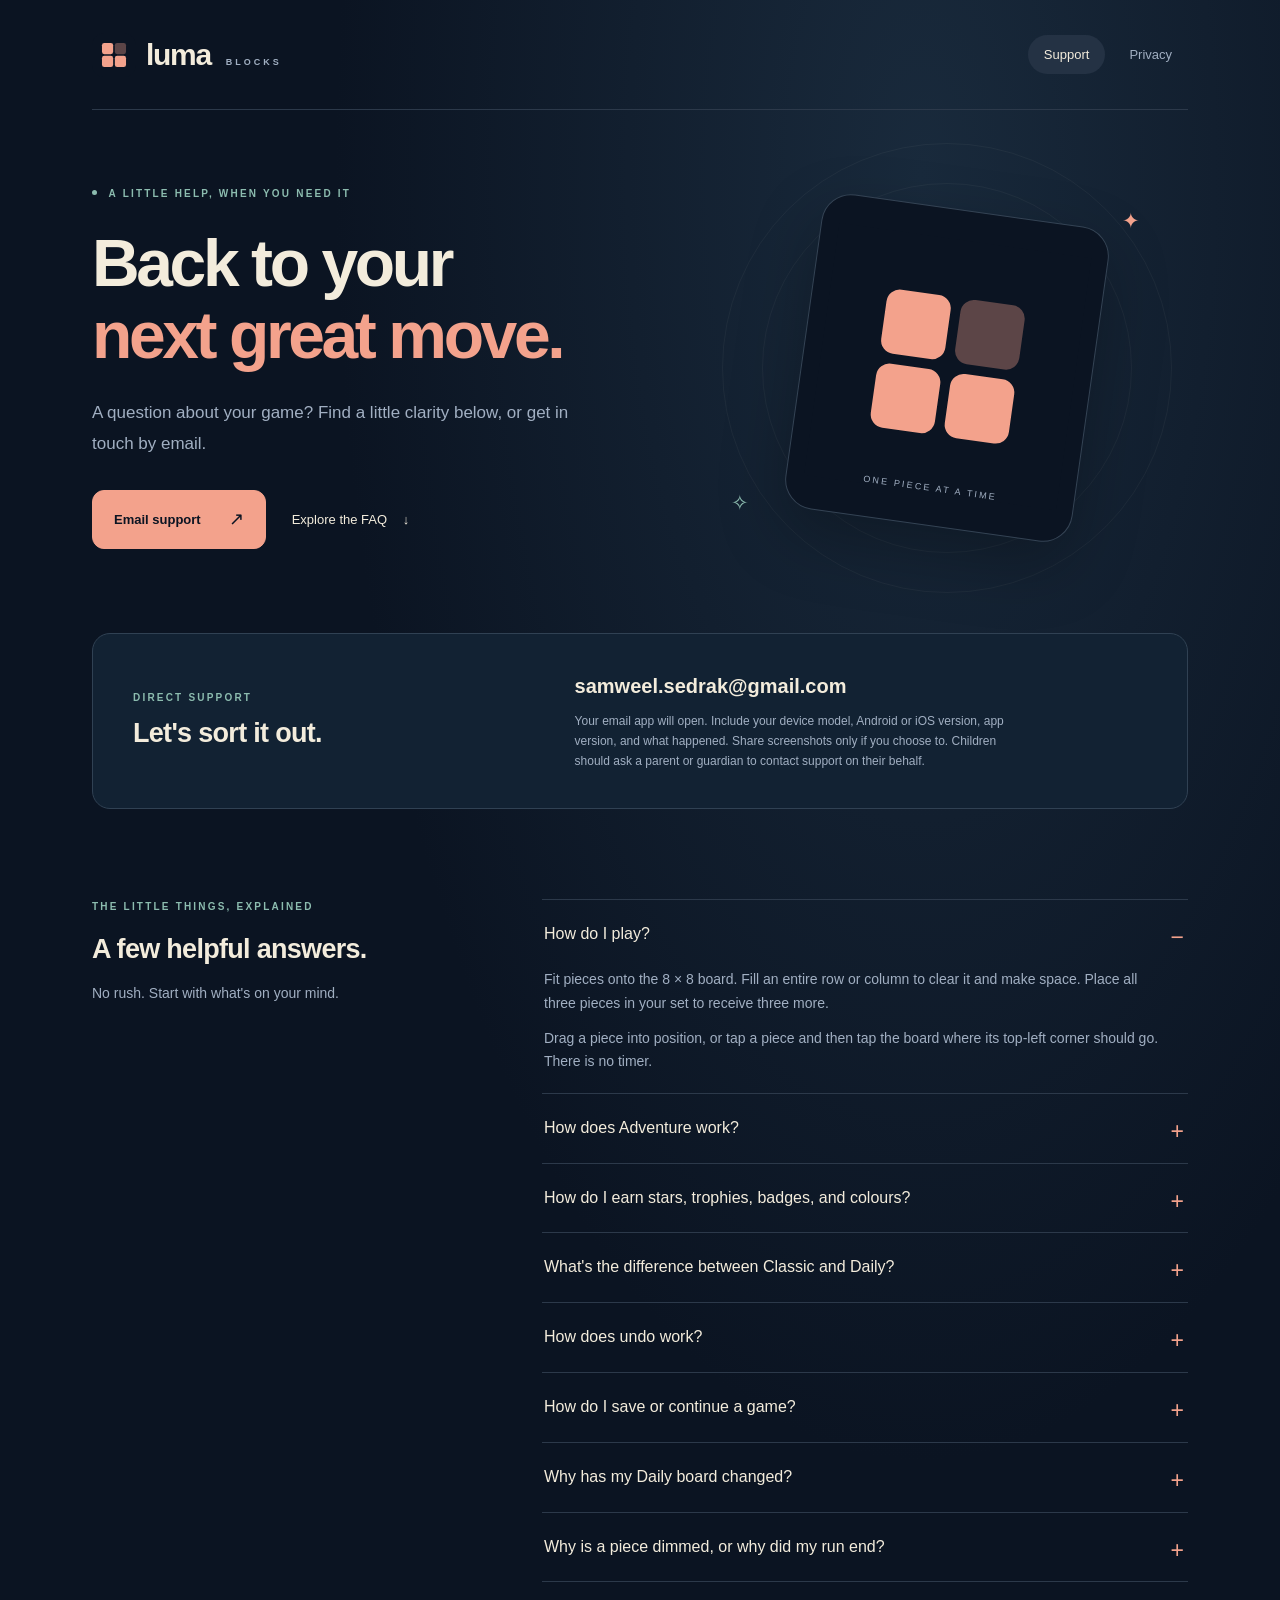
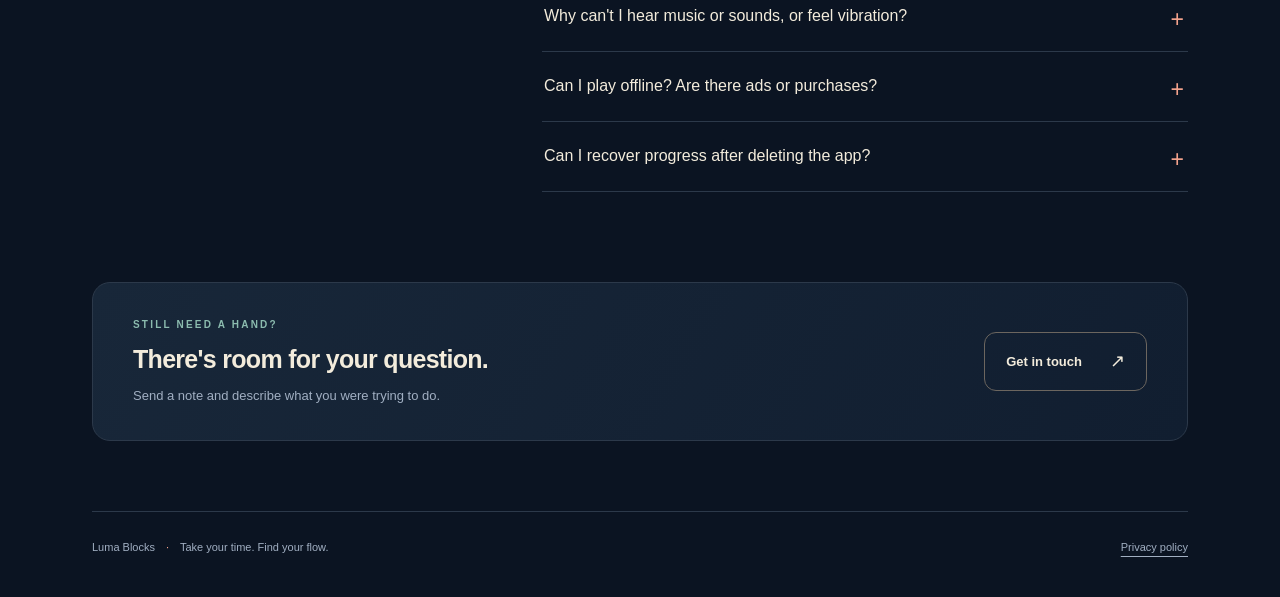
<file: index.html>
<!doctype html>
<html lang="en">
<head>
  <meta charset="utf-8">
  <meta name="viewport" content="width=device-width, initial-scale=1">
  <meta name="description" content="Help with Luma Blocks: Adventure levels, Daily puzzles, stars, saved progress, music, and support contact information.">
  <meta name="theme-color" content="#0b1422">
  <meta name="referrer" content="no-referrer">
  <meta http-equiv="Content-Security-Policy" content="default-src 'none'; style-src 'self'; img-src 'self'; base-uri 'none'; form-action 'none'">
  <title>Support · Luma Blocks</title>
  <link rel="icon" href="brand.svg" type="image/svg+xml">
  <link rel="stylesheet" href="styles.css">
</head>
<body>
  <a class="skip-link" href="#main">Skip to content</a>
  <div class="shell">
    <header class="site-header">
      <a class="brand" href="index.html" aria-label="Luma Blocks support home">
        <img src="brand.svg" width="44" height="44" alt="">
        <span class="wordmark">luma <span>BLOCKS</span></span>
      </a>
      <nav aria-label="Main navigation">
        <a href="index.html" aria-current="page">Support</a>
        <a href="privacy.html">Privacy</a>
      </nav>
    </header>
    <main id="main">
      <section class="hero" aria-labelledby="support-title">
        <div class="hero-copy">
          <p class="eyebrow"><span class="status-dot"></span> A LITTLE HELP, WHEN YOU NEED IT</p>
          <h1 id="support-title">Back to your<br><em>next great move.</em></h1>
          <p class="lead">A question about your game? Find a little clarity below, or get in touch by email.</p>
          <div class="actions">
            <a class="button" href="mailto:samweel.sedrak@gmail.com?subject=Luma%20Blocks%20support">Email support <span aria-hidden="true">↗</span></a>
            <a class="text-link" href="#questions">Explore the FAQ <span aria-hidden="true">↓</span></a>
          </div>
        </div>
        <div class="hero-art" aria-hidden="true">
          <div class="orbit orbit-one"></div><div class="orbit orbit-two"></div>
          <div class="art-card"><img src="brand.svg" width="270" height="270" alt=""><span>ONE PIECE AT A TIME</span></div>
          <span class="spark spark-one">✦</span><span class="spark spark-two">✧</span>
        </div>
      </section>
      <section class="contact-strip" aria-labelledby="contact-title">
        <div><p class="eyebrow">DIRECT SUPPORT</p><h2 id="contact-title">Let's sort it out.</h2></div>
        <div class="contact-details"><a class="email" href="mailto:samweel.sedrak@gmail.com?subject=Luma%20Blocks%20support">samweel.sedrak@gmail.com</a><p>Your email app will open. Include your device model, Android or iOS version, app version, and what happened. Share screenshots only if you choose to. Children should ask a parent or guardian to contact support on their behalf.</p></div>
      </section>
      <section class="faq-section" id="questions" aria-labelledby="faq-title">
        <div class="section-heading"><p class="eyebrow">THE LITTLE THINGS, EXPLAINED</p><h2 id="faq-title">A few helpful answers.</h2><p>No rush. Start with what's on your mind.</p></div>
        <div class="faq-list">
          <details open><summary>How do I play?</summary><div class="answer"><p>Fit pieces onto the 8 × 8 board. Fill an entire row or column to clear it and make space. Place all three pieces in your set to receive three more.</p><p>Drag a piece into position, or tap a piece and then tap the board where its top-left corner should go. There is no timer.</p></div></details>
          <details><summary>How does Adventure work?</summary><div class="answer"><p>Adventure has 1,000 levels across 65 chapters. Open its illustrated map from the home screen and choose your current level. Reach both its score and line goals to finish and unlock the next stop. Completed levels can be replayed.</p><p>Use the chapter selector to search by chapter name or an exact chapter number from 1 to 65. You can preview later chapters, but their levels stay locked until you complete the earlier levels. <strong>Current level</strong> brings you back to your next unfinished stop.</p></div></details>
          <details><summary>How do I earn stars, trophies, badges, and colours?</summary><div class="answer"><p>An Adventure level awards three stars if you finish within its displayed move target, two within 1.5 times that target (rounded up to the next whole move), or one for completing it. There is no timer or hard move limit. Replaying can improve a level's saved stars; it does not add another copy of the same reward. Up to 3,000 stars are available.</p><p>Complete every level in a chapter to earn its trophy. Clear eight lines in Daily ritual to earn one badge for that local date. In <strong>Your collection</strong>, Lagoon block colours unlock at 12 total Adventure stars and Sunrise at 30. Choosing a colour does not spend your stars.</p></div></details>
          <details><summary>What's the difference between Classic and Daily?</summary><div class="answer"><p>Classic is a personal high-score challenge with a fresh opening each time you start. Daily ritual begins with the same pieces for the same local date. Your placements affect which pieces follow, so different choices can produce different runs.</p><p>Daily scores are personal records on your device. There is no global leaderboard or multiplayer competition.</p></div></details>
          <details><summary>How does undo work?</summary><div class="answer"><p>You can undo your latest move once per set of three pieces. That restores the board, score, and piece. After you use the undo, finish that set before another undo becomes available in the next set.</p><p>An invalid placement does not use your undo. Leaving and reopening the game does not reset the allowance.</p></div></details>
          <details><summary>How do I save or continue a game?</summary><div class="answer"><p>Your current run, earned rewards, preferences, and personal bests save locally. Use the back arrow to return home, then choose <strong>Continue</strong> to resume an eligible run.</p><p>The app keeps one current run. Starting a fresh board replaces it after confirmation when applicable and keeps your earned progress. An old Daily run is replaced when the local date changes. Install an update over your existing app to keep its local records; deleting the app first removes those records.</p></div></details>
          <details><summary>Why has my Daily board changed?</summary><div class="answer"><p>Daily follows your device's local date. A new day brings a new opening, and an unfinished board from a previous day expires. Changing your device date or time zone can also change which day the game uses.</p></div></details>
          <details><summary>Why is a piece dimmed, or why did my run end?</summary><div class="answer"><p>A dimmed piece does not currently fit. Another piece may still fit and clear room for it. A run ends when none of the remaining pieces can be placed. If an undo is available, you can take back the last move. Adventure also finishes successfully as soon as both level goals are reached.</p></div></details>
          <details><summary>Why can't I hear music or sounds, or feel vibration?</summary><div class="answer"><p>Check <strong>Background music</strong>, <strong>Soft sounds</strong>, and <strong>Gentle vibration</strong> in Settings, along with your device volume. Music and sound effects have separate switches. Evening Glow plays during gameplay and pauses when you return home or leave the app.</p><p>On iPhone, game audio respects silent mode. Vibration is available only on supported hardware. The music and effects are included with the app and do not need an internet connection.</p></div></details>
          <details><summary>Can I play offline? Are there ads or purchases?</summary><div class="answer"><p>The installed game can be played offline. You do not need an account. All included gameplay is available without ads, subscriptions, or in-app purchases. Adventure levels and colour styles unlock through play.</p></div></details>
          <details><summary>Can I recover progress after deleting the app?</summary><div class="answer"><p>Luma Blocks has no account-based save service. Deleting the installed app or clearing its storage on Android removes its local data; offloading an app on iPhone or iPad may keep its data. Your operating system may include app data in a device backup and may restore it later, depending on your settings.</p><p>Support cannot retrieve a saved board from a Luma Blocks server. See the <a href="privacy.html#your-choices">privacy policy</a> for more about local data and backups.</p></div></details>
        </div>
      </section>
      <aside class="closing-card"><div><p class="eyebrow">STILL NEED A HAND?</p><h2>There's room for your question.</h2><p>Send a note and describe what you were trying to do.</p></div><a class="button button-outline" href="mailto:samweel.sedrak@gmail.com?subject=Luma%20Blocks%20support">Get in touch <span aria-hidden="true">↗</span></a></aside>
    </main>
    <footer class="site-footer"><p>Luma Blocks <span>·</span> Take your time. Find your flow.</p><a href="privacy.html">Privacy policy</a></footer>
  </div>
</body>
</html>
</file>
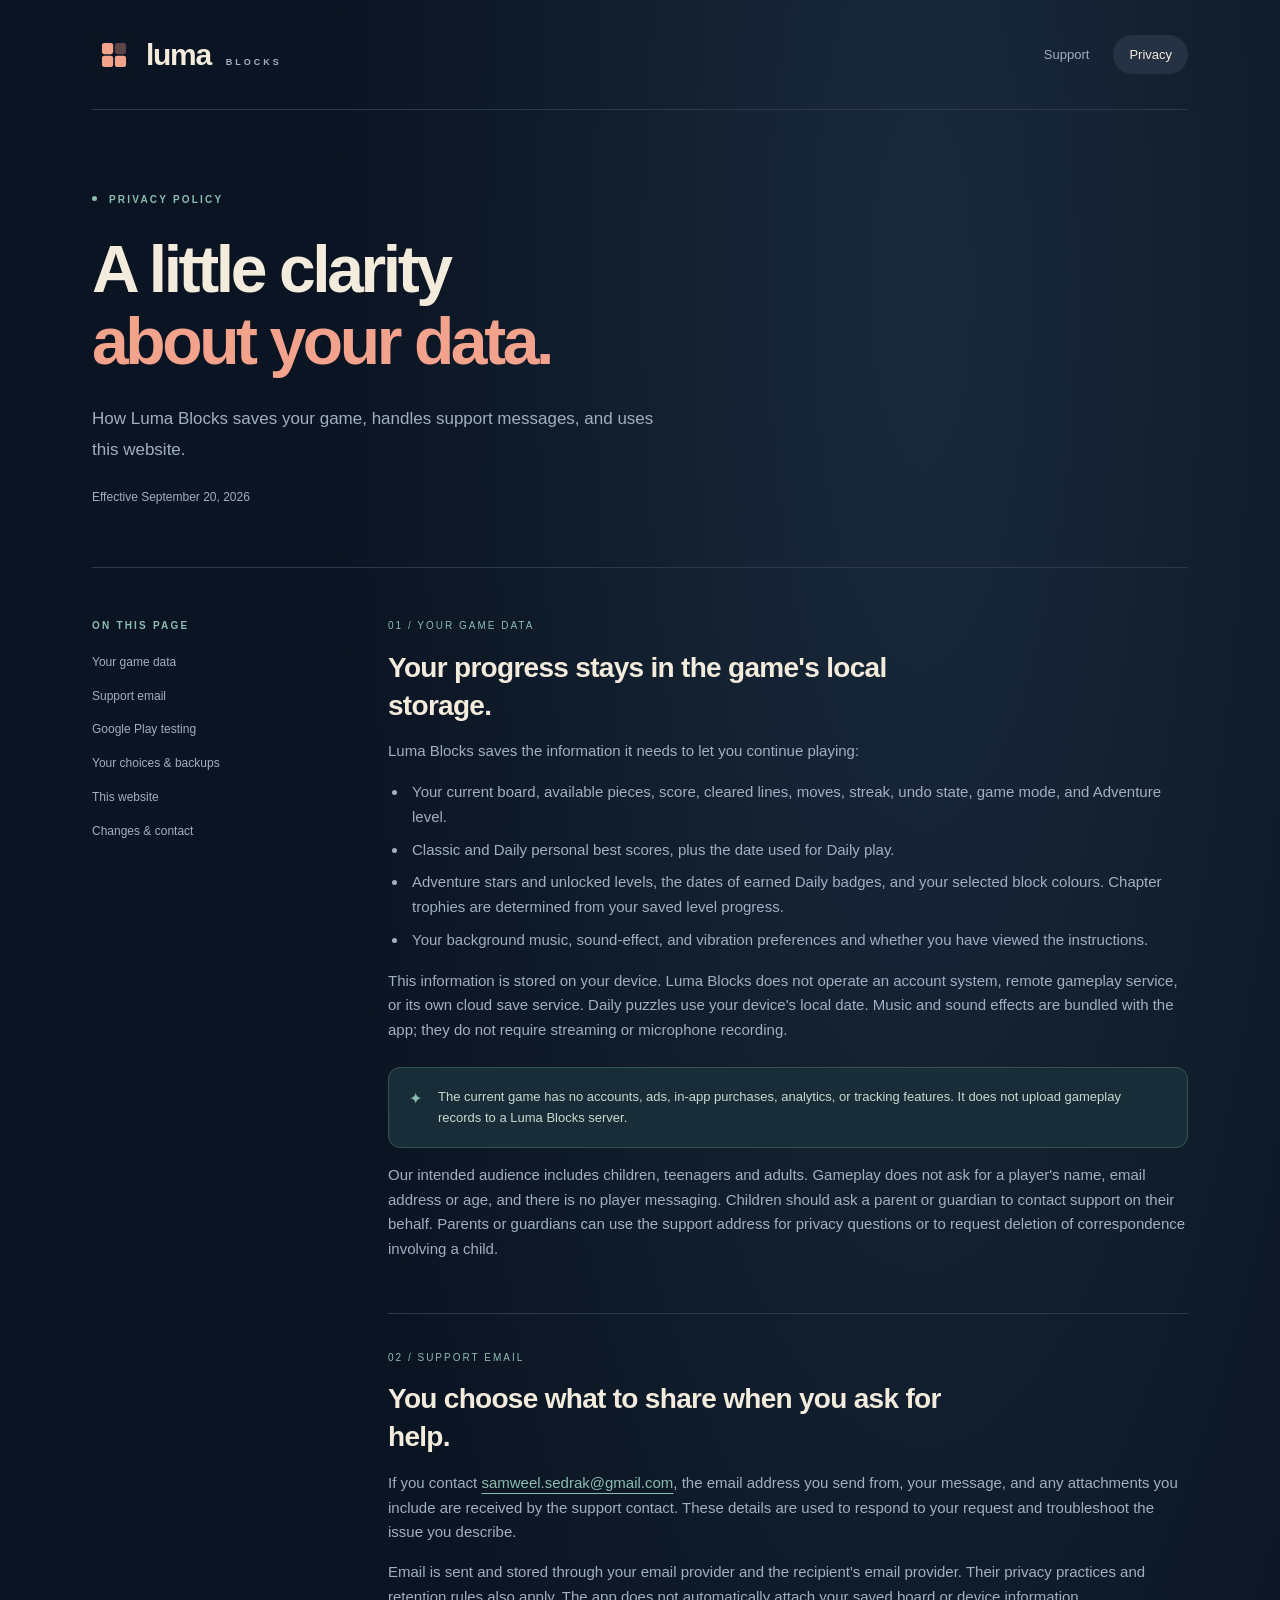
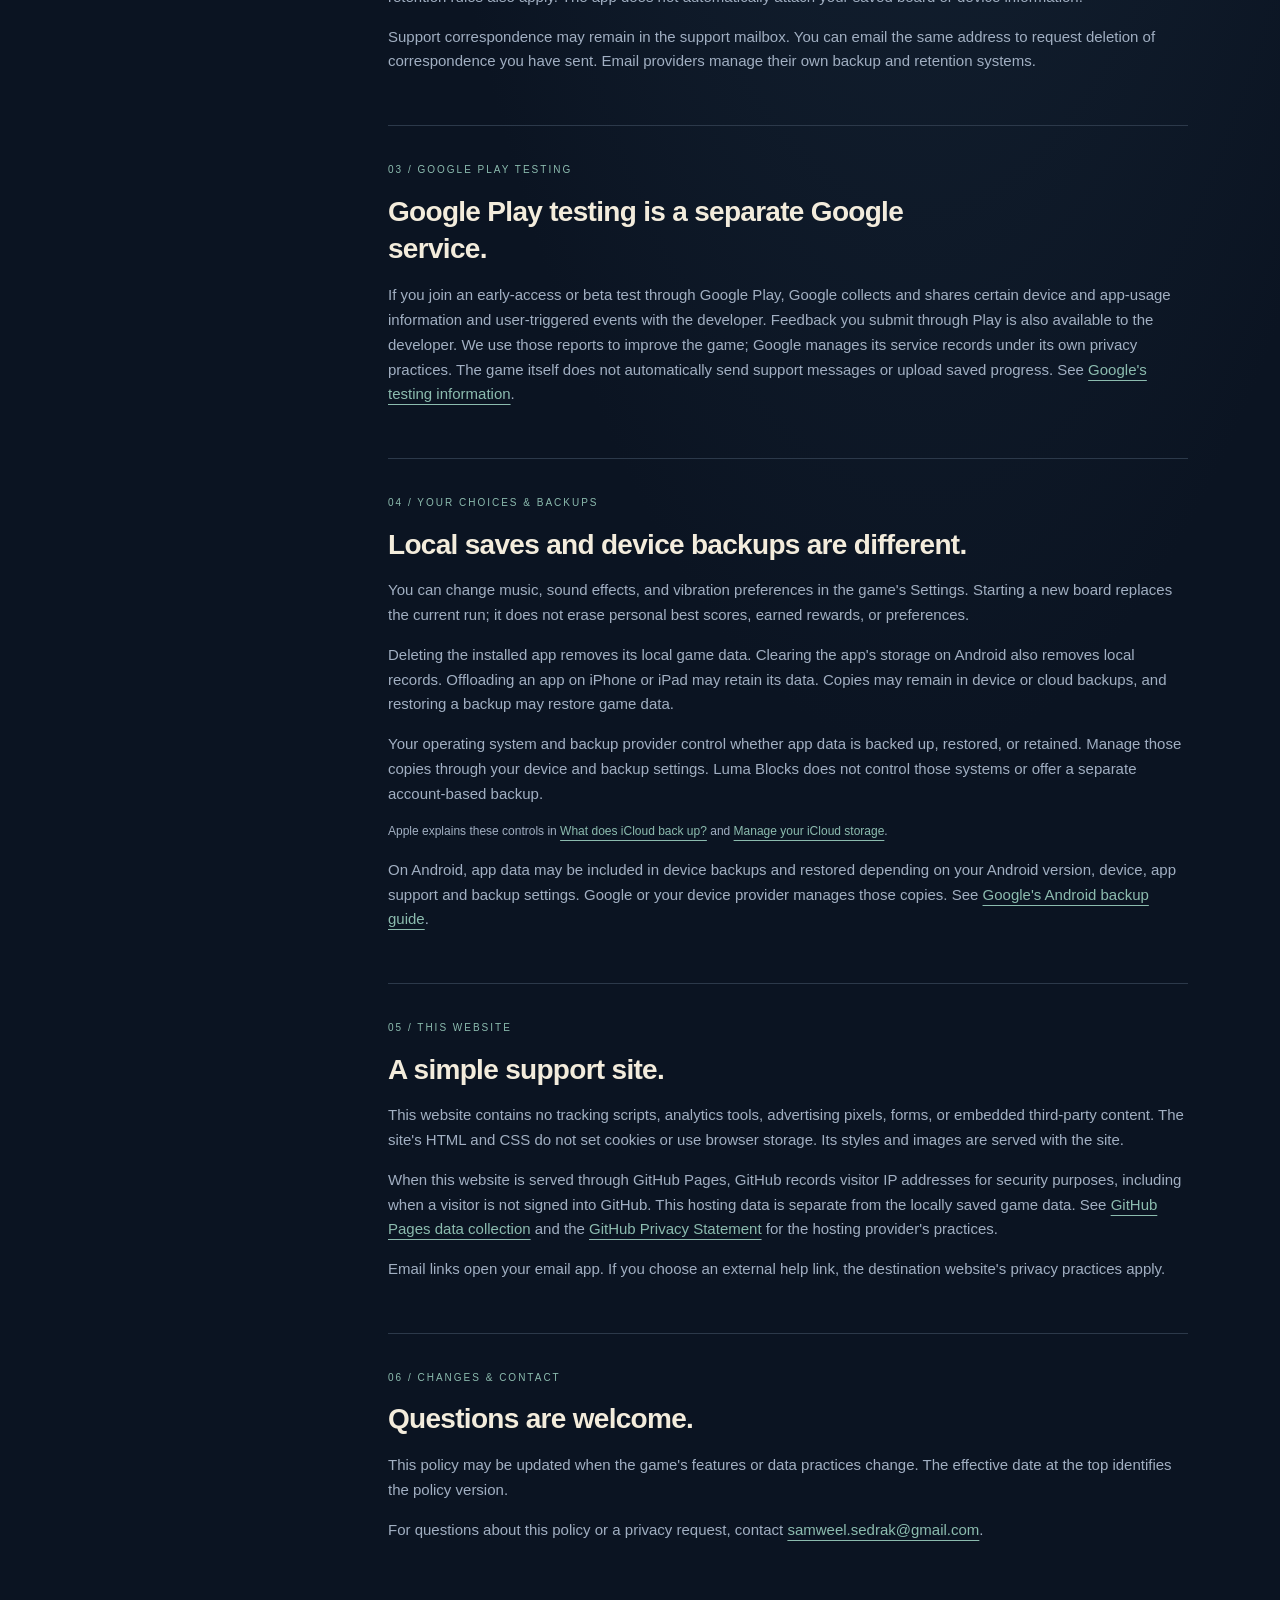
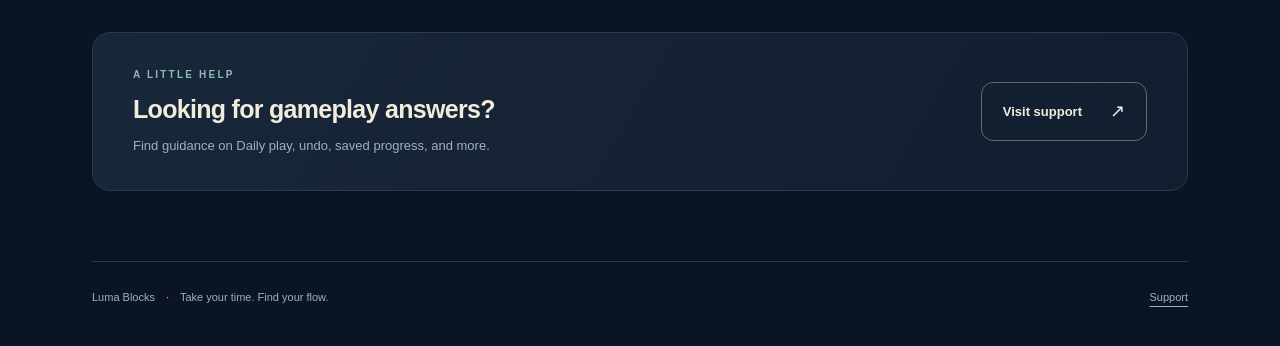
<file: privacy.html>
<!doctype html>
<html lang="en">
<head>
  <meta charset="utf-8">
  <meta name="viewport" content="width=device-width, initial-scale=1">
  <meta name="description" content="Luma Blocks privacy policy: local game data, family support, optional email, Google Play testing, device backups, and this support website.">
  <meta name="theme-color" content="#0b1422">
  <meta name="referrer" content="no-referrer">
  <meta http-equiv="Content-Security-Policy" content="default-src 'none'; style-src 'self'; img-src 'self'; base-uri 'none'; form-action 'none'">
  <title>Privacy policy · Luma Blocks</title>
  <link rel="icon" href="brand.svg" type="image/svg+xml">
  <link rel="stylesheet" href="styles.css">
</head>
<body>
  <a class="skip-link" href="#main">Skip to content</a>
  <div class="shell">
    <header class="site-header">
      <a class="brand" href="index.html" aria-label="Luma Blocks support home"><img src="brand.svg" width="44" height="44" alt=""><span class="wordmark">luma <span>BLOCKS</span></span></a>
      <nav aria-label="Main navigation"><a href="index.html">Support</a><a href="privacy.html" aria-current="page">Privacy</a></nav>
    </header>
    <main id="main">
      <section class="privacy-hero" aria-labelledby="privacy-title"><p class="eyebrow"><span class="status-dot"></span> PRIVACY POLICY</p><h1 id="privacy-title">A little clarity<br><em>about your data.</em></h1><p class="lead">How Luma Blocks saves your game, handles support messages, and uses this website.</p><p class="effective-date">Effective September 20, 2026</p></section>
      <div class="privacy-layout">
        <aside class="policy-nav" aria-label="On this page"><p class="eyebrow">ON THIS PAGE</p><a href="#game-data">Your game data</a><a href="#support-email">Support email</a><a href="#google-play-testing">Google Play testing</a><a href="#your-choices">Your choices &amp; backups</a><a href="#website">This website</a><a href="#changes">Changes &amp; contact</a></aside>
        <article class="policy-body">
          <section id="game-data"><p class="section-number">01 / YOUR GAME DATA</p><h2>Your progress stays in the game's local storage.</h2><p>Luma Blocks saves the information it needs to let you continue playing:</p><ul><li>Your current board, available pieces, score, cleared lines, moves, streak, undo state, game mode, and Adventure level.</li><li>Classic and Daily personal best scores, plus the date used for Daily play.</li><li>Adventure stars and unlocked levels, the dates of earned Daily badges, and your selected block colours. Chapter trophies are determined from your saved level progress.</li><li>Your background music, sound-effect, and vibration preferences and whether you have viewed the instructions.</li></ul><p>This information is stored on your device. Luma Blocks does not operate an account system, remote gameplay service, or its own cloud save service. Daily puzzles use your device's local date. Music and sound effects are bundled with the app; they do not require streaming or microphone recording.</p><div class="policy-note"><span aria-hidden="true">✦</span><p>The current game has no accounts, ads, in-app purchases, analytics, or tracking features. It does not upload gameplay records to a Luma Blocks server.</p></div><p>Our intended audience includes children, teenagers and adults. Gameplay does not ask for a player's name, email address or age, and there is no player messaging. Children should ask a parent or guardian to contact support on their behalf. Parents or guardians can use the support address for privacy questions or to request deletion of correspondence involving a child.</p></section>
          <section id="support-email"><p class="section-number">02 / SUPPORT EMAIL</p><h2>You choose what to share when you ask for help.</h2><p>If you contact <a class="email-inline" href="mailto:samweel.sedrak@gmail.com?subject=Luma%20Blocks%20privacy">samweel.sedrak@gmail.com</a>, the email address you send from, your message, and any attachments you include are received by the support contact. These details are used to respond to your request and troubleshoot the issue you describe.</p><p>Email is sent and stored through your email provider and the recipient's email provider. Their privacy practices and retention rules also apply. The app does not automatically attach your saved board or device information.</p><p>Support correspondence may remain in the support mailbox. You can email the same address to request deletion of correspondence you have sent. Email providers manage their own backup and retention systems.</p></section>
          <section id="google-play-testing"><p class="section-number">03 / GOOGLE PLAY TESTING</p><h2>Google Play testing is a separate Google service.</h2><p>If you join an early-access or beta test through Google Play, Google collects and shares certain device and app-usage information and user-triggered events with the developer. Feedback you submit through Play is also available to the developer. We use those reports to improve the game; Google manages its service records under its own privacy practices. The game itself does not automatically send support messages or upload saved progress. See <a href="https://support.google.com/googleplay/answer/7003180?hl=en" rel="noreferrer">Google's testing information</a>.</p></section>
          <section id="your-choices"><p class="section-number">04 / YOUR CHOICES &amp; BACKUPS</p><h2>Local saves and device backups are different.</h2><p>You can change music, sound effects, and vibration preferences in the game's Settings. Starting a new board replaces the current run; it does not erase personal best scores, earned rewards, or preferences.</p><p>Deleting the installed app removes its local game data. Clearing the app's storage on Android also removes local records. Offloading an app on iPhone or iPad may retain its data. Copies may remain in device or cloud backups, and restoring a backup may restore game data.</p><p>Your operating system and backup provider control whether app data is backed up, restored, or retained. Manage those copies through your device and backup settings. Luma Blocks does not control those systems or offer a separate account-based backup.</p><p class="source-link">Apple explains these controls in <a href="https://support.apple.com/en-us/108770" rel="noreferrer">What does iCloud back up?</a> and <a href="https://support.apple.com/en-us/108922" rel="noreferrer">Manage your iCloud storage</a>.</p><p>On Android, app data may be included in device backups and restored depending on your Android version, device, app support and backup settings. Google or your device provider manages those copies. See <a href="https://support.google.com/android/answer/2819582?hl=en" rel="noreferrer">Google's Android backup guide</a>.</p></section>
          <section id="website"><p class="section-number">05 / THIS WEBSITE</p><h2>A simple support site.</h2><p>This website contains no tracking scripts, analytics tools, advertising pixels, forms, or embedded third-party content. The site's HTML and CSS do not set cookies or use browser storage. Its styles and images are served with the site.</p><p>When this website is served through GitHub Pages, GitHub records visitor IP addresses for security purposes, including when a visitor is not signed into GitHub. This hosting data is separate from the locally saved game data. See <a href="https://docs.github.com/en/pages/getting-started-with-github-pages/what-is-github-pages#data-collection" rel="noreferrer">GitHub Pages data collection</a> and the <a href="https://docs.github.com/en/site-policy/privacy-policies/github-general-privacy-statement" rel="noreferrer">GitHub Privacy Statement</a> for the hosting provider's practices.</p><p>Email links open your email app. If you choose an external help link, the destination website's privacy practices apply.</p></section>
          <section id="changes"><p class="section-number">06 / CHANGES &amp; CONTACT</p><h2>Questions are welcome.</h2><p>This policy may be updated when the game's features or data practices change. The effective date at the top identifies the policy version.</p><p>For questions about this policy or a privacy request, contact <a class="email-inline" href="mailto:samweel.sedrak@gmail.com?subject=Luma%20Blocks%20privacy">samweel.sedrak@gmail.com</a>.</p></section>
        </article>
      </div>
      <aside class="closing-card"><div><p class="eyebrow">A LITTLE HELP</p><h2>Looking for gameplay answers?</h2><p>Find guidance on Daily play, undo, saved progress, and more.</p></div><a class="button button-outline" href="index.html#questions">Visit support <span aria-hidden="true">↗</span></a></aside>
    </main>
    <footer class="site-footer"><p>Luma Blocks <span>·</span> Take your time. Find your flow.</p><a href="index.html">Support</a></footer>
  </div>
</body>
</html>
</file>
<file: styles.css>
:root{color-scheme:dark;--ink:#0b1422;--surface:#111e30;--cream:#f3ecdc;--muted:#a1afc2;--coral:#f3a28c;--mint:#8cbcaf;--line:#2c394a;font-family:-apple-system,BlinkMacSystemFont,"Segoe UI",sans-serif;font-synthesis:none}
*{box-sizing:border-box}html{scroll-behavior:smooth;scroll-padding-top:24px}body{margin:0;background:radial-gradient(ellipse at 72% 8%,#192a3c 0,transparent 45%),var(--ink);color:var(--cream);line-height:1.65}a{color:inherit;text-underline-offset:5px}a:hover{color:var(--coral)}a:focus-visible,summary:focus-visible{outline:3px solid var(--mint);outline-offset:6px;border-radius:4px}img{max-width:100%;height:auto}.shell{max-width:1184px;margin:auto;padding:0 44px}.skip-link{position:fixed;top:12px;left:12px;z-index:10;padding:10px 18px;background:var(--cream);color:var(--ink);transform:translateY(-160%)}.skip-link:focus{transform:none}.site-header{min-height:110px;display:flex;align-items:center;justify-content:space-between;border-bottom:1px solid var(--line);gap:24px}.brand{display:flex;align-items:center;gap:10px;text-decoration:none}.brand img{border-radius:12px}.wordmark{font-weight:700;font-size:30px;letter-spacing:-1.3px;white-space:nowrap}.wordmark span{font-size:9px;color:var(--muted);font-weight:600;letter-spacing:3px;margin-left:8px}.site-header nav{display:flex;gap:8px}.site-header nav a{text-decoration:none;font-size:13px;color:var(--muted);padding:9px 16px;border-radius:25px}.site-header nav a[aria-current=page]{color:var(--cream);background:#243244}.site-header nav a:hover{color:var(--cream);background:#1c2a3c}.hero{display:grid;grid-template-columns:1.22fr 1fr;align-items:center;gap:28px;min-height:520px;padding:76px 0 84px}.eyebrow{font-size:10px;font-weight:600;letter-spacing:2.2px;color:var(--mint);margin:0 0 24px}.status-dot{display:inline-block;width:5px;height:5px;border-radius:50%;background:var(--mint);margin:0 7px 2px 0}h1{font-size:clamp(42px,5.3vw,66px);font-weight:550;letter-spacing:-3.4px;line-height:1.1;margin:0 0 25px}h1 em{font-style:normal;color:var(--coral)}.lead{font-size:17px;line-height:1.85;color:var(--muted);max-width:480px;margin:0}.actions{display:flex;gap:26px;align-items:center;flex-wrap:wrap;margin-top:30px}.button{display:inline-flex;align-items:center;justify-content:center;gap:28px;border:1px solid var(--coral);border-radius:12px;background:var(--coral);color:var(--ink);padding:14px 21px;font-size:13px;font-weight:650;text-decoration:none;min-height:48px}.button:hover{color:var(--ink);background:#ffb59f;border-color:#ffb59f}.button span{font-size:18px}.text-link{font-size:13px;text-decoration:none}.text-link span{margin-left:12px}.hero-art{position:relative;min-height:340px;display:grid;place-items:center;isolation:isolate}.art-card{width:290px;height:318px;display:flex;flex-direction:column;align-items:center;justify-content:center;background:var(--ink);border:1px solid #344354;border-radius:30px;transform:rotate(8deg);box-shadow:0 25px 65px #0004}.art-card img{width:255px;height:255px}.art-card span{font-size:9px;color:var(--muted);letter-spacing:2.2px;margin-top:-12px}.orbit{position:absolute;border:1px solid #f3ecdc0b;border-radius:50%;width:370px;height:370px;z-index:-1}.orbit-two{width:450px;height:450px}.spark{position:absolute;color:var(--coral);font-size:21px}.spark-one{top:2%;right:10%}.spark-two{bottom:5%;left:5%;color:var(--mint)}.contact-strip{display:grid;grid-template-columns:1fr 1.5fr;gap:60px;padding:36px 40px;background:#122233;border:1px solid #304153;border-radius:18px;align-items:center}.contact-strip .eyebrow{margin-bottom:8px}h2{font-size:27px;font-weight:550;letter-spacing:-.7px;line-height:1.35;margin:0 0 14px}.contact-strip h2{margin:0}.email{font-size:20px;font-weight:550;text-decoration:none;overflow-wrap:anywhere}.contact-details p{font-size:12px;color:var(--muted);margin:9px 0 0;max-width:440px}.faq-section{display:grid;grid-template-columns:1fr 1.7fr;gap:70px;padding:90px 0}.section-heading .eyebrow{margin-bottom:16px}.section-heading p:last-child{color:var(--muted);font-size:14px}.faq-list{border-top:1px solid var(--line)}details{border-bottom:1px solid var(--line);padding:0 0 0 2px}summary{list-style:none;cursor:pointer;font-size:16px;font-weight:500;padding:22px 36px 22px 0;position:relative;line-height:1.55}summary::-webkit-details-marker{display:none}summary::after{content:"+";position:absolute;right:4px;top:20px;font-size:23px;font-weight:300;color:var(--coral)}details[open] summary::after{content:"−"}.answer{padding:0 24px 20px 0;font-size:14px;color:var(--muted)}.answer p{margin:0 0 12px}.answer p:last-child{margin:0}.answer strong{font-weight:550;color:var(--cream)}.answer a,.policy-body a{color:var(--mint)}.closing-card{display:flex;justify-content:space-between;align-items:center;gap:28px;border:1px solid var(--line);background:linear-gradient(120deg,#182739,#111e30);border-radius:18px;padding:34px 40px;margin-bottom:70px}.closing-card .eyebrow{margin-bottom:10px}.closing-card h2{font-size:25px;margin-bottom:8px}.closing-card p:last-child{color:var(--muted);font-size:13px;margin:0}.button-outline{background:transparent;color:var(--cream);border-color:#6c665f;flex-shrink:0}.button-outline:hover{color:var(--cream);border-color:var(--coral);background:#f3a28c0c}.site-footer{display:flex;justify-content:space-between;gap:20px;border-top:1px solid var(--line);padding:26px 0 40px;font-size:11px;color:var(--muted)}.site-footer p{margin:0}.site-footer span{margin:0 8px;color:var(--coral)}.site-footer a{flex-shrink:0}.privacy-hero{padding:82px 0 60px;max-width:750px}.privacy-hero .lead{max-width:590px}.effective-date{color:var(--muted);font-size:12px;margin:22px 0 0}.privacy-layout{display:grid;grid-template-columns:230px 1fr;gap:66px;align-items:start;border-top:1px solid var(--line);padding-top:50px;margin-bottom:74px}.policy-nav{position:sticky;top:35px;display:flex;flex-direction:column;gap:14px;font-size:12px}.policy-nav .eyebrow{margin:0 0 4px}.policy-nav a{text-decoration:none;color:var(--muted)}.policy-nav a:hover{color:var(--cream)}.policy-body section{padding:0 0 36px;margin-bottom:36px;border-bottom:1px solid var(--line);scroll-margin-top:25px}.policy-body section:last-child{border:0;margin:0;padding:0}.section-number{font-size:10px;letter-spacing:2px;color:var(--mint);margin:0 0 14px}.policy-body h2{font-size:28px;max-width:600px}.policy-body p,.policy-body li{font-size:15px;color:var(--muted)}.policy-body ul{padding-left:20px}.policy-body li{padding-left:4px;margin-bottom:8px}.policy-body .section-number{font-size:10px;color:var(--mint)}.policy-note{display:flex;gap:16px;align-items:start;background:#192d38;border:1px solid #33534f;border-radius:12px;padding:18px 20px;margin-top:24px}.policy-note span{color:var(--mint)}.policy-note p{margin:0;color:#c4dacf;font-size:13px}.email-inline{overflow-wrap:anywhere}.policy-body .source-link{font-size:12px;line-height:1.8}
@media(max-width:900px){.shell{padding:0 28px}.hero{grid-template-columns:1.4fr 1fr;gap:10px}.hero-art{transform:scale(.8);transform-origin:center right}.art-card{width:250px;height:280px}.art-card img{width:220px;height:220px}.orbit{width:300px;height:300px}.orbit-two{width:350px;height:350px}.contact-strip{gap:26px;padding:30px}.email{font-size:17px}.faq-section{grid-template-columns:1fr 1.5fr;gap:30px}.privacy-layout{grid-template-columns:175px 1fr;gap:32px}.closing-card{padding:30px}}
@media(max-width:650px){.shell{padding:0 22px}.site-header{min-height:88px;gap:12px}.brand{gap:4px}.brand img{width:36px;height:36px}.wordmark{font-size:27px}.wordmark span{font-size:8px;letter-spacing:2px;margin-left:5px}.site-header nav{gap:0}.site-header nav a{padding:8px 10px;font-size:12px}.hero{display:block;padding:52px 0 42px;min-height:0}.hero .eyebrow{font-size:9px;letter-spacing:1.65px}h1{font-size:clamp(37px,9.8vw,54px);letter-spacing:-2px}.lead{font-size:15px}.hero-art{display:none}.actions{gap:22px;margin-top:26px}.button{padding:12px 17px;gap:20px}.contact-strip{grid-template-columns:1fr;gap:18px;padding:26px}.contact-strip h2{font-size:25px}.email{font-size:18px}.contact-details p{font-size:12px}.faq-section{grid-template-columns:1fr;gap:20px;padding:56px 0}.section-heading .eyebrow{font-size:9px}.section-heading p:last-child{margin-bottom:0}h2{font-size:26px}summary{font-size:15px;padding-top:21px;padding-bottom:21px}.answer{font-size:14px;padding-right:15px}.closing-card{align-items:flex-start;flex-direction:column;padding:27px;margin-bottom:45px;gap:22px}.closing-card h2{font-size:25px}.site-footer{align-items:flex-start;flex-direction:column;gap:13px;padding-top:23px}.privacy-hero{padding:52px 0 36px}.privacy-layout{grid-template-columns:1fr;gap:34px;padding-top:26px;margin-bottom:48px}.policy-nav{position:static;flex-direction:row;flex-wrap:wrap;gap:10px 18px}.policy-nav .eyebrow{width:100%;margin-bottom:2px}.policy-nav a{font-size:12px}.policy-body h2{font-size:25px}.policy-body p,.policy-body li{font-size:14px}.policy-body section{padding-bottom:26px;margin-bottom:28px}.policy-note{padding:15px}.effective-date{font-size:11px}}
@media(max-width:380px){.shell{padding:0 16px}.site-header{gap:8px}.wordmark span{letter-spacing:1.6px}.site-header nav a{padding:8px}}
@media(prefers-reduced-motion:reduce){html{scroll-behavior:auto}}@media print{body{background:white;color:#18202a}.site-header,.site-footer,.policy-nav,.hero-art,.closing-card,.skip-link{display:none}.shell{padding:0}.privacy-layout{display:block}.privacy-hero{padding-top:0}h1 em,.policy-body p,.policy-body li,.lead,.section-number,.eyebrow,.effective-date{color:#18202a}.policy-note{background:transparent;border-color:#aaa}.policy-note p,.policy-body a{color:#18202a}}
</file>
